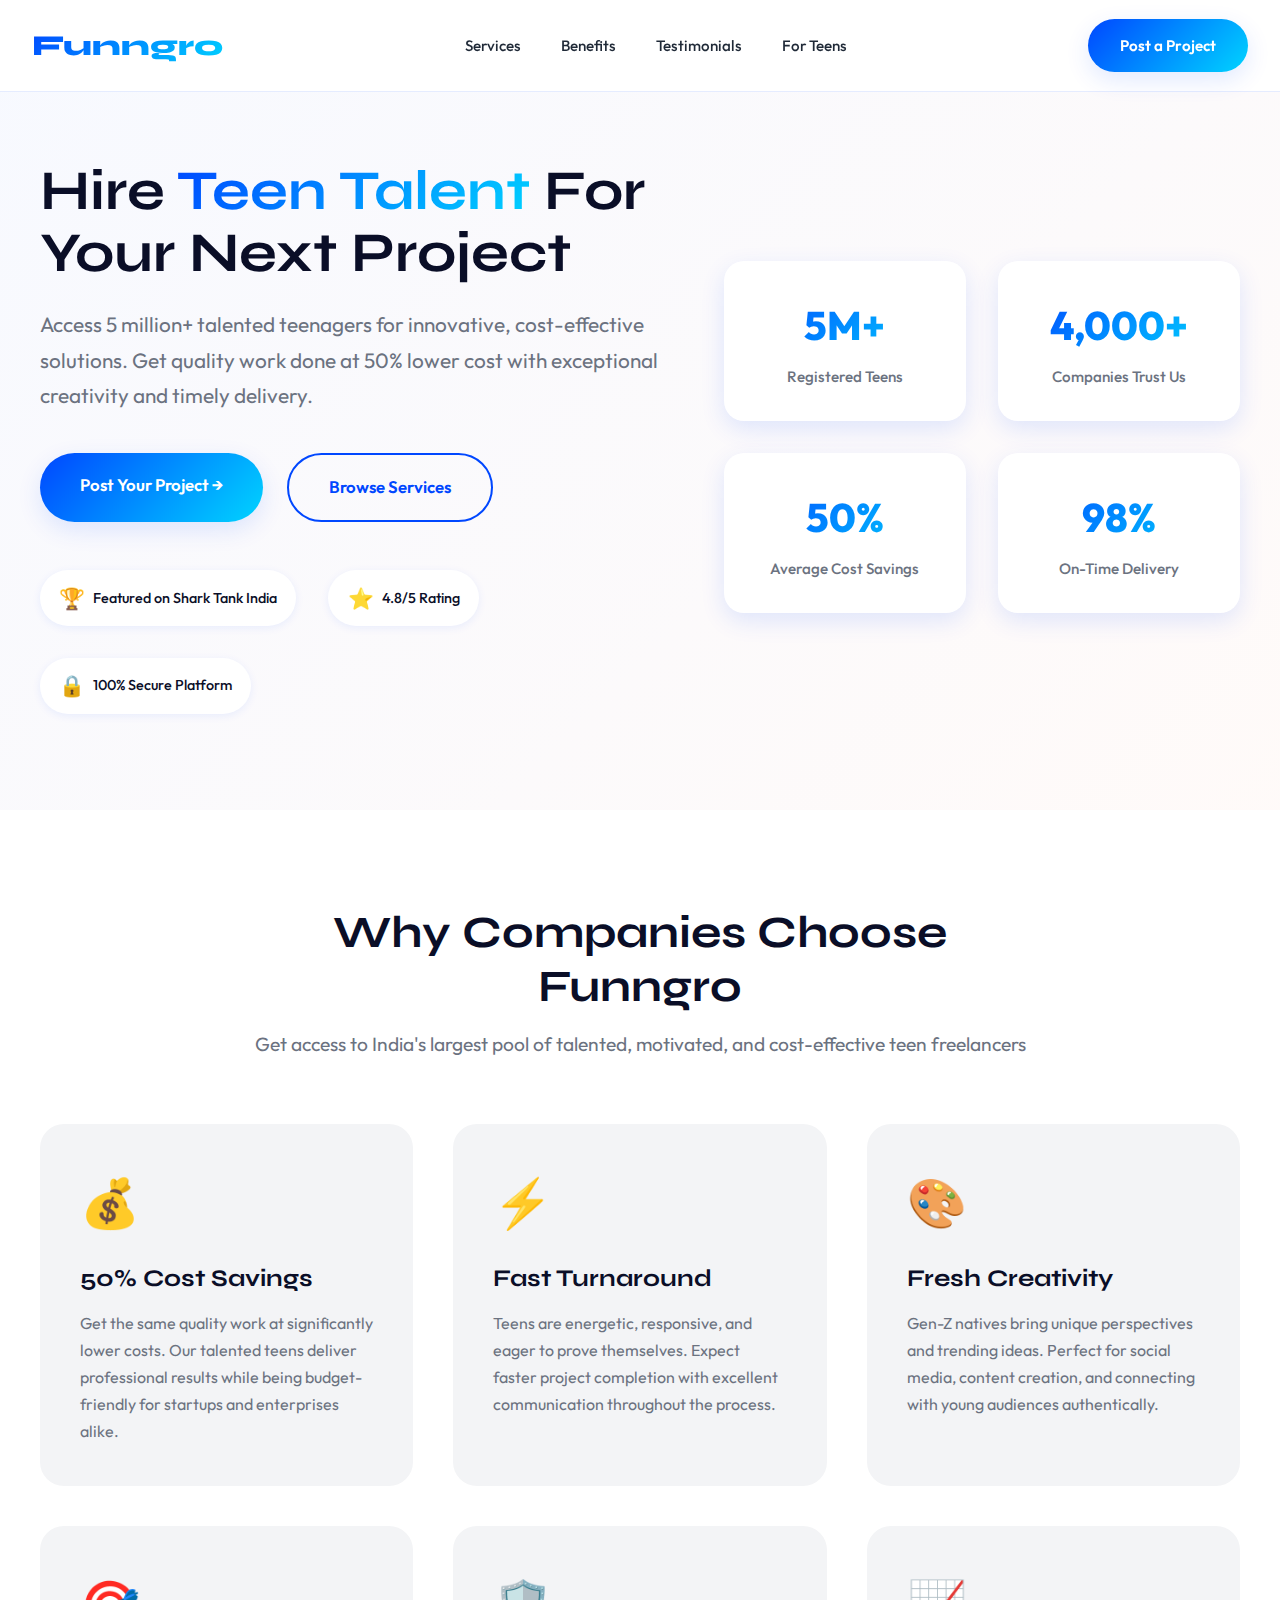
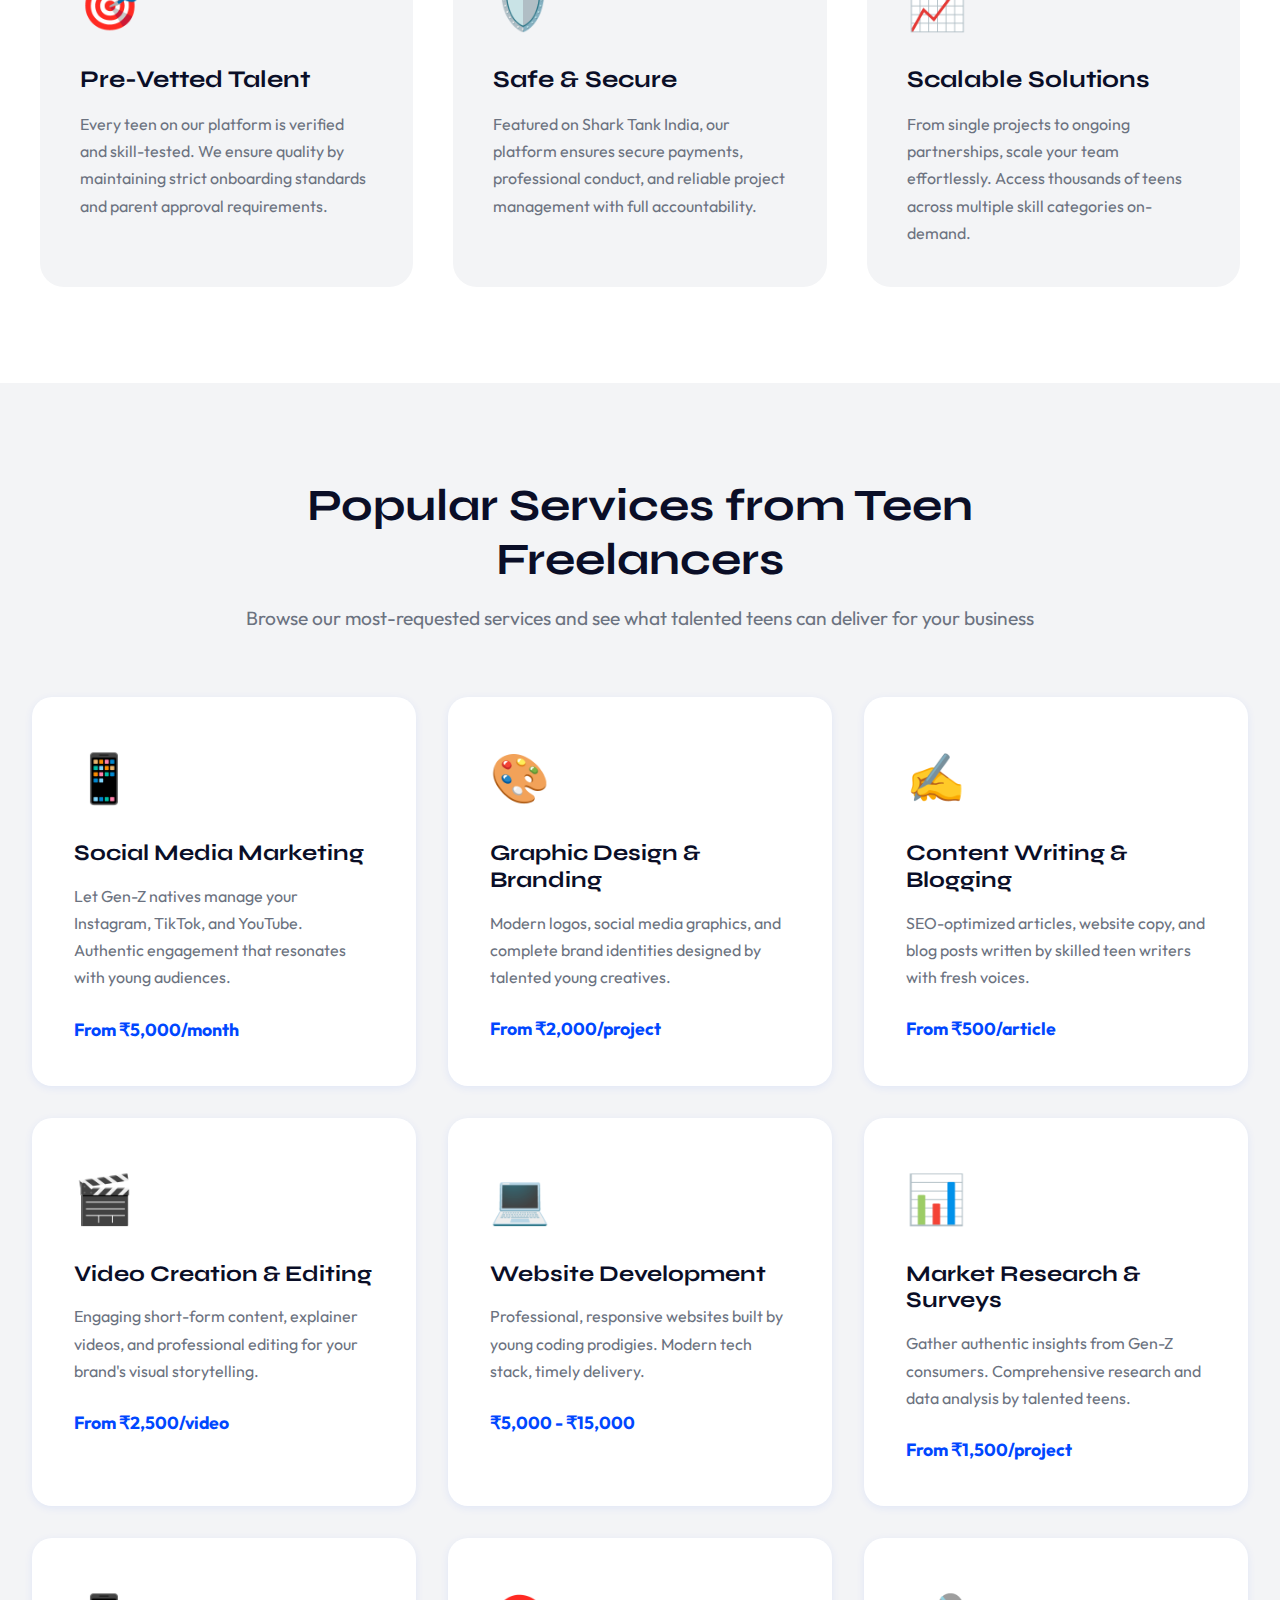
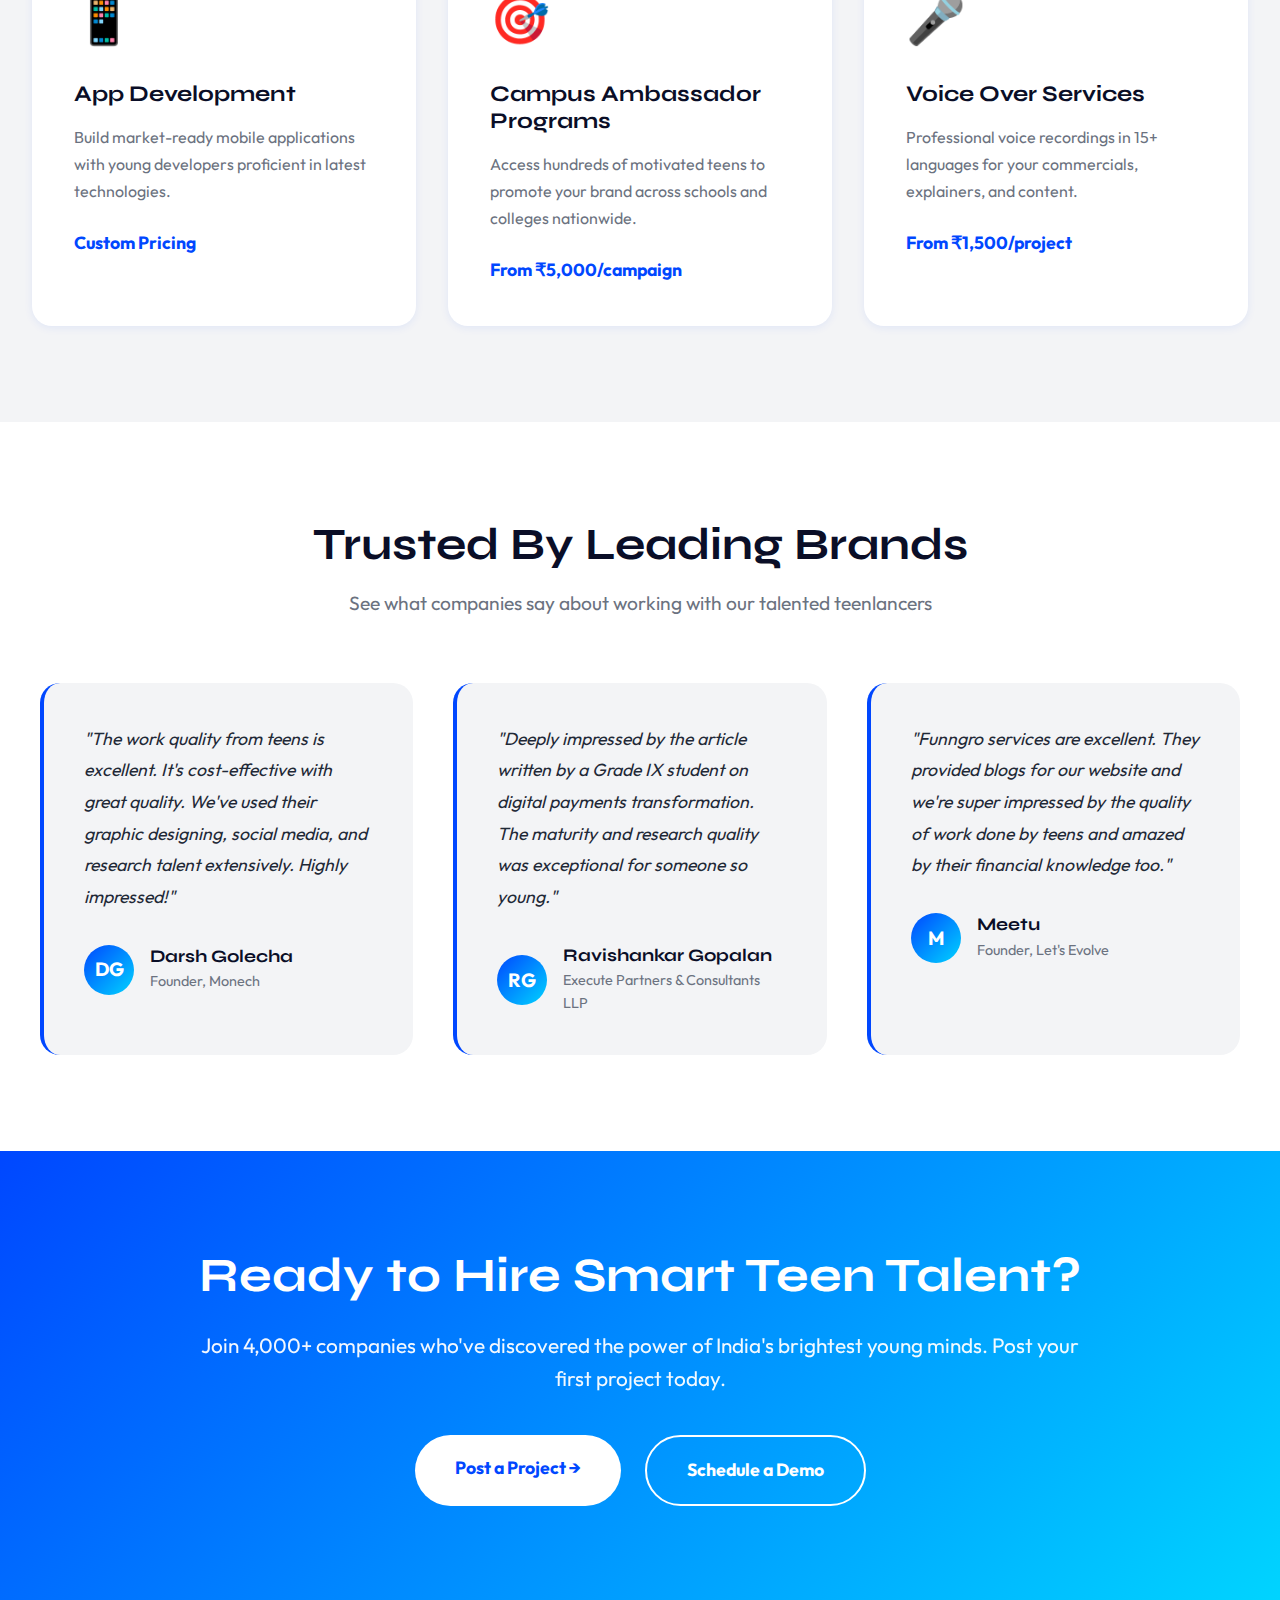
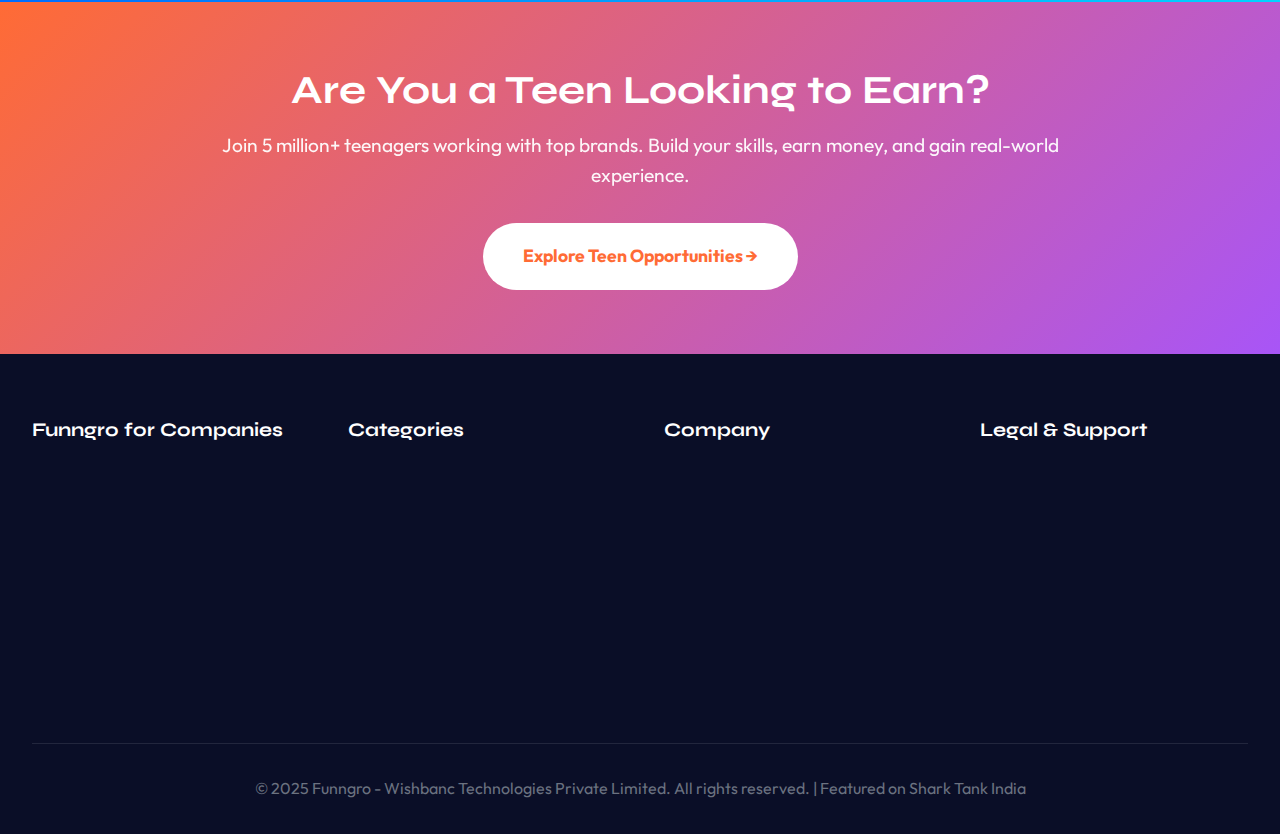
<file: index.html>
<!DOCTYPE html>
<html lang="en" class="company-theme">
<head>
    <meta charset="UTF-8">
    <meta name="viewport" content="width=device-width, initial-scale=1.0">
    
    <!-- SEO Meta Tags -->
    <title>Hire Teen Freelancers | Smart Talent Solutions for Companies | Funngro</title>
    <meta name="description" content="Connect with 5M+ talented teen freelancers on Funngro. Get innovative, cost-effective solutions for social media, content creation, design & development. Save up to 50% on project costs.">
    <meta name="keywords" content="hire teen freelancers, teen talent pool, teenage freelancers, cost-effective talent, gen-z marketing, student freelancers, youth talent hiring, teenlancer platform, affordable freelancing">
    <meta name="robots" content="index, follow">
    <link rel="canonical" href="https://www.funngro.com/company">
    
    <!-- Open Graph / Social Media Meta Tags -->
    <meta property="og:type" content="website">
    <meta property="og:title" content="Hire Teen Freelancers - Smart Talent Solutions | Funngro">
    <meta property="og:description" content="Access 5M+ talented teenagers for your projects. Innovative ideas, timely delivery, 50% cost savings. Trusted by 4000+ companies.">
    <meta property="og:url" content="https://www.funngro.com/company">
    <meta property="og:site_name" content="Funngro">
    
    <!-- Twitter Card Meta Tags -->
    <meta name="twitter:card" content="summary_large_image">
    <meta name="twitter:title" content="Hire Teen Freelancers | Funngro">
    <meta name="twitter:description" content="Connect with 5M+ talented teen freelancers. Get innovative, cost-effective solutions. Save up to 50% on project costs.">
    
    <!-- Structured Data / Schema.org -->
    <script type="application/ld+json">
    {
      "@context": "https://schema.org",
      "@type": "WebSite",
      "name": "Funngro",
      "url": "https://www.funngro.com",
      "description": "India's leading teenlancer platform connecting companies with talented teenagers",
      "potentialAction": {
        "@type": "SearchAction",
        "target": "https://www.funngro.com/search?q={search_term_string}",
        "query-input": "required name=search_term_string"
      }
    }
    </script>
    
    <script type="application/ld+json">
    {
      "@context": "https://schema.org",
      "@type": "Service",
      "serviceType": "Freelance Talent Marketplace",
      "provider": {
        "@type": "Organization",
        "name": "Funngro",
        "description": "Platform connecting companies with teenage freelancers"
      },
      "areaServed": "IN",
      "audience": {
        "@type": "BusinessAudience",
        "audienceType": "Businesses and Companies"
      }
    }
    </script>
    
    <!-- Fonts -->
    <link rel="preconnect" href="https://fonts.googleapis.com">
    <link rel="preconnect" href="https://fonts.gstatic.com" crossorigin>
    <link href="https://fonts.googleapis.com/css2?family=Outfit:wght@300;400;500;600;700;800;900&family=Syne:wght@400;500;600;700;800&display=swap" rel="stylesheet">
    
    <!-- External CSS -->
    <link rel="stylesheet" href="styles.css">
</head>
<body class="company-page">
    <!-- Header -->
    <header>
        <nav>
            <div class="logo">Funngro</div>
            <ul class="nav-links">
                <li><a href="#services">Services</a></li>
                <li><a href="#benefits">Benefits</a></li>
                <li><a href="#testimonials">Testimonials</a></li>
                <li><a href="teen.html">For Teens</a></li>
            </ul>
            <a href="https://teenlancer.funngro.com/login/" class="cta-button">Post a Project</a>
        </nav>
    </header>

    <!-- Hero Section -->
    <section class="hero">
        <div class="hero-content">
            <div class="hero-text">
                <h1>Hire <span class="highlight">Teen Talent</span> For Your Next Project</h1>
                <p>Access 5 million+ talented teenagers for innovative, cost-effective solutions. Get quality work done at 50% lower cost with exceptional creativity and timely delivery.</p>
                
                <div class="hero-buttons">
                    <a href="https://teenlancer.funngro.com/login/" class="btn-primary">Post Your Project →</a>
                    <a href="#services" class="btn-secondary">Browse Services</a>
                </div>
                
                <div class="trust-badges">
                    <div class="badge">
                        <span class="badge-icon">🏆</span>
                        <span>Featured on Shark Tank India</span>
                    </div>
                    <div class="badge">
                        <span class="badge-icon">⭐</span>
                        <span>4.8/5 Rating</span>
                    </div>
                    <div class="badge">
                        <span class="badge-icon">🔒</span>
                        <span>100% Secure Platform</span>
                    </div>
                </div>
            </div>
            
            <div class="hero-stats">
                <div class="stat-card">
                    <div class="stat-number">5M+</div>
                    <div class="stat-label">Registered Teens</div>
                </div>
                <div class="stat-card">
                    <div class="stat-number">4,000+</div>
                    <div class="stat-label">Companies Trust Us</div>
                </div>
                <div class="stat-card">
                    <div class="stat-number">50%</div>
                    <div class="stat-label">Average Cost Savings</div>
                </div>
                <div class="stat-card">
                    <div class="stat-number">98%</div>
                    <div class="stat-label">On-Time Delivery</div>
                </div>
            </div>
        </div>
    </section>

    <!-- Benefits Section -->
    <section class="benefits" id="benefits">
        <div class="section-header">
            <h2>Why Companies Choose Funngro</h2>
            <p>Get access to India's largest pool of talented, motivated, and cost-effective teen freelancers</p>
        </div>
        
        <div class="benefits-grid">
            <article class="benefit-card">
                <span class="benefit-icon">💰</span>
                <h3>50% Cost Savings</h3>
                <p>Get the same quality work at significantly lower costs. Our talented teens deliver professional results while being budget-friendly for startups and enterprises alike.</p>
            </article>
            
            <article class="benefit-card">
                <span class="benefit-icon">⚡</span>
                <h3>Fast Turnaround</h3>
                <p>Teens are energetic, responsive, and eager to prove themselves. Expect faster project completion with excellent communication throughout the process.</p>
            </article>
            
            <article class="benefit-card">
                <span class="benefit-icon">🎨</span>
                <h3>Fresh Creativity</h3>
                <p>Gen-Z natives bring unique perspectives and trending ideas. Perfect for social media, content creation, and connecting with young audiences authentically.</p>
            </article>
            
            <article class="benefit-card">
                <span class="benefit-icon">🎯</span>
                <h3>Pre-Vetted Talent</h3>
                <p>Every teen on our platform is verified and skill-tested. We ensure quality by maintaining strict onboarding standards and parent approval requirements.</p>
            </article>
            
            <article class="benefit-card">
                <span class="benefit-icon">🛡️</span>
                <h3>Safe & Secure</h3>
                <p>Featured on Shark Tank India, our platform ensures secure payments, professional conduct, and reliable project management with full accountability.</p>
            </article>
            
            <article class="benefit-card">
                <span class="benefit-icon">📈</span>
                <h3>Scalable Solutions</h3>
                <p>From single projects to ongoing partnerships, scale your team effortlessly. Access thousands of teens across multiple skill categories on-demand.</p>
            </article>
        </div>
    </section>

    <!-- Services Section -->
    <section class="services" id="services">
        <div class="section-header">
            <h2>Popular Services from Teen Freelancers</h2>
            <p>Browse our most-requested services and see what talented teens can deliver for your business</p>
        </div>
        
        <div class="services-grid">
            <article class="service-card">
                <div class="service-icon">📱</div>
                <h3>Social Media Marketing</h3>
                <p>Let Gen-Z natives manage your Instagram, TikTok, and YouTube. Authentic engagement that resonates with young audiences.</p>
                <div class="service-price">From ₹5,000/month</div>
            </article>
            
            <article class="service-card">
                <div class="service-icon">🎨</div>
                <h3>Graphic Design & Branding</h3>
                <p>Modern logos, social media graphics, and complete brand identities designed by talented young creatives.</p>
                <div class="service-price">From ₹2,000/project</div>
            </article>
            
            <article class="service-card">
                <div class="service-icon">✍️</div>
                <h3>Content Writing & Blogging</h3>
                <p>SEO-optimized articles, website copy, and blog posts written by skilled teen writers with fresh voices.</p>
                <div class="service-price">From ₹500/article</div>
            </article>
            
            <article class="service-card">
                <div class="service-icon">🎬</div>
                <h3>Video Creation & Editing</h3>
                <p>Engaging short-form content, explainer videos, and professional editing for your brand's visual storytelling.</p>
                <div class="service-price">From ₹2,500/video</div>
            </article>
            
            <article class="service-card">
                <div class="service-icon">💻</div>
                <h3>Website Development</h3>
                <p>Professional, responsive websites built by young coding prodigies. Modern tech stack, timely delivery.</p>
                <div class="service-price">₹5,000 - ₹15,000</div>
            </article>
            
            <article class="service-card">
                <div class="service-icon">📊</div>
                <h3>Market Research & Surveys</h3>
                <p>Gather authentic insights from Gen-Z consumers. Comprehensive research and data analysis by talented teens.</p>
                <div class="service-price">From ₹1,500/project</div>
            </article>
            
            <article class="service-card">
                <div class="service-icon">📱</div>
                <h3>App Development</h3>
                <p>Build market-ready mobile applications with young developers proficient in latest technologies.</p>
                <div class="service-price">Custom Pricing</div>
            </article>
            
            <article class="service-card">
                <div class="service-icon">🎯</div>
                <h3>Campus Ambassador Programs</h3>
                <p>Access hundreds of motivated teens to promote your brand across schools and colleges nationwide.</p>
                <div class="service-price">From ₹5,000/campaign</div>
            </article>
            
            <article class="service-card">
                <div class="service-icon">🎤</div>
                <h3>Voice Over Services</h3>
                <p>Professional voice recordings in 15+ languages for your commercials, explainers, and content.</p>
                <div class="service-price">From ₹1,500/project</div>
            </article>
        </div>
    </section>

    <!-- Testimonials -->
    <section class="testimonials" id="testimonials">
        <div class="section-header">
            <h2>Trusted By Leading Brands</h2>
            <p>See what companies say about working with our talented teenlancers</p>
        </div>
        
        <div class="testimonials-grid">
            <article class="testimonial-card">
                <p class="testimonial-text">"The work quality from teens is excellent. It's cost-effective with great quality. We've used their graphic designing, social media, and research talent extensively. Highly impressed!"</p>
                <div class="testimonial-author">
                    <div class="author-avatar">DG</div>
                    <div class="author-info">
                        <h4>Darsh Golecha</h4>
                        <p>Founder, Monech</p>
                    </div>
                </div>
            </article>
            
            <article class="testimonial-card">
                <p class="testimonial-text">"Deeply impressed by the article written by a Grade IX student on digital payments transformation. The maturity and research quality was exceptional for someone so young."</p>
                <div class="testimonial-author">
                    <div class="author-avatar">RG</div>
                    <div class="author-info">
                        <h4>Ravishankar Gopalan</h4>
                        <p>Execute Partners & Consultants LLP</p>
                    </div>
                </div>
            </article>
            
            <article class="testimonial-card">
                <p class="testimonial-text">"Funngro services are excellent. They provided blogs for our website and we're super impressed by the quality of work done by teens and amazed by their financial knowledge too."</p>
                <div class="testimonial-author">
                    <div class="author-avatar">M</div>
                    <div class="author-info">
                        <h4>Meetu</h4>
                        <p>Founder, Let's Evolve</p>
                    </div>
                </div>
            </article>
        </div>
    </section>

    <!-- CTA Section -->
    <section class="cta-section" id="hire">
        <div class="cta-content">
            <h2>Ready to Hire Smart Teen Talent?</h2>
            <p>Join 4,000+ companies who've discovered the power of India's brightest young minds. Post your first project today.</p>
            <div class="cta-buttons">
                <a href="https://teenlancer.funngro.com/login/" class="btn-white">Post a Project →</a>
                <a href="/contact" class="btn-white" style="background: transparent; border: 2px solid white; color: white;">Schedule a Demo</a>
            </div>
        </div>
    </section>

    <!-- Teen Platform Promotion -->
    <section style="padding: 4rem 2rem; background: linear-gradient(135deg, #FF6B35 0%, #A855F7 100%); text-align: center; color: white;">
        <div style="max-width: 900px; margin: 0 auto;">
            <h2 style="font-size: 2.5rem; margin-bottom: 1rem;">Are You a Teen Looking to Earn?</h2>
            <p style="font-size: 1.2rem; margin-bottom: 2rem; opacity: 0.95;">Join 5 million+ teenagers working with top brands. Build your skills, earn money, and gain real-world experience.</p>
            <a href="teen.html" class="btn-white" style="padding: 1.2rem 2.5rem; background: white; color: #FF6B35; border: none; border-radius: 50px; font-weight: 700; font-size: 1.1rem; cursor: pointer; text-decoration: none; display: inline-block; transition: all 0.3s ease;">Explore Teen Opportunities →</a>
        </div>
    </section>

    <!-- Footer -->
    <footer>
        <div class="footer-content">
            <div class="footer-section">
                <h3>Funngro for Companies</h3>
                <ul>
                    <li><a href="#services">Services</a></li>
                    <li><a href="#hire">Post a Project</a></li>
                    <li><a href="/pricing">Pricing</a></li>
                    <li><a href="/how-it-works">How It Works</a></li>
                    <li><a href="/case-studies">Success Stories</a></li>
                    <li><a href="teen.html">For Teens →</a></li>
                </ul>
            </div>
            
            <div class="footer-section">
                <h3>Categories</h3>
                <ul>
                    <li><a href="/services/social-media">Social Media Marketing</a></li>
                    <li><a href="/services/design">Graphic Design</a></li>
                    <li><a href="/services/development">Web Development</a></li>
                    <li><a href="/services/content">Content Writing</a></li>
                    <li><a href="/services/video">Video Editing</a></li>
                </ul>
            </div>
            
            <div class="footer-section">
                <h3>Company</h3>
                <ul>
                    <li><a href="/about">About Funngro</a></li>
                    <li><a href="/blog">Blog</a></li>
                    <li><a href="/careers">Careers</a></li>
                    <li><a href="/press">Press Kit</a></li>
                    <li><a href="/contact">Contact Us</a></li>
                </ul>
            </div>
            
            <div class="footer-section">
                <h3>Legal & Support</h3>
                <ul>
                    <li><a href="/terms">Terms & Conditions</a></li>
                    <li><a href="/privacy">Privacy Policy</a></li>
                    <li><a href="/faq">FAQ</a></li>
                    <li><a href="/support">Support Center</a></li>
                </ul>
            </div>
        </div>
        
        <div class="footer-bottom">
            <p>&copy; 2025 Funngro - Wishbanc Technologies Private Limited. All rights reserved. | Featured on Shark Tank India</p>
        </div>
    </footer>
</body>
</html>
</file>
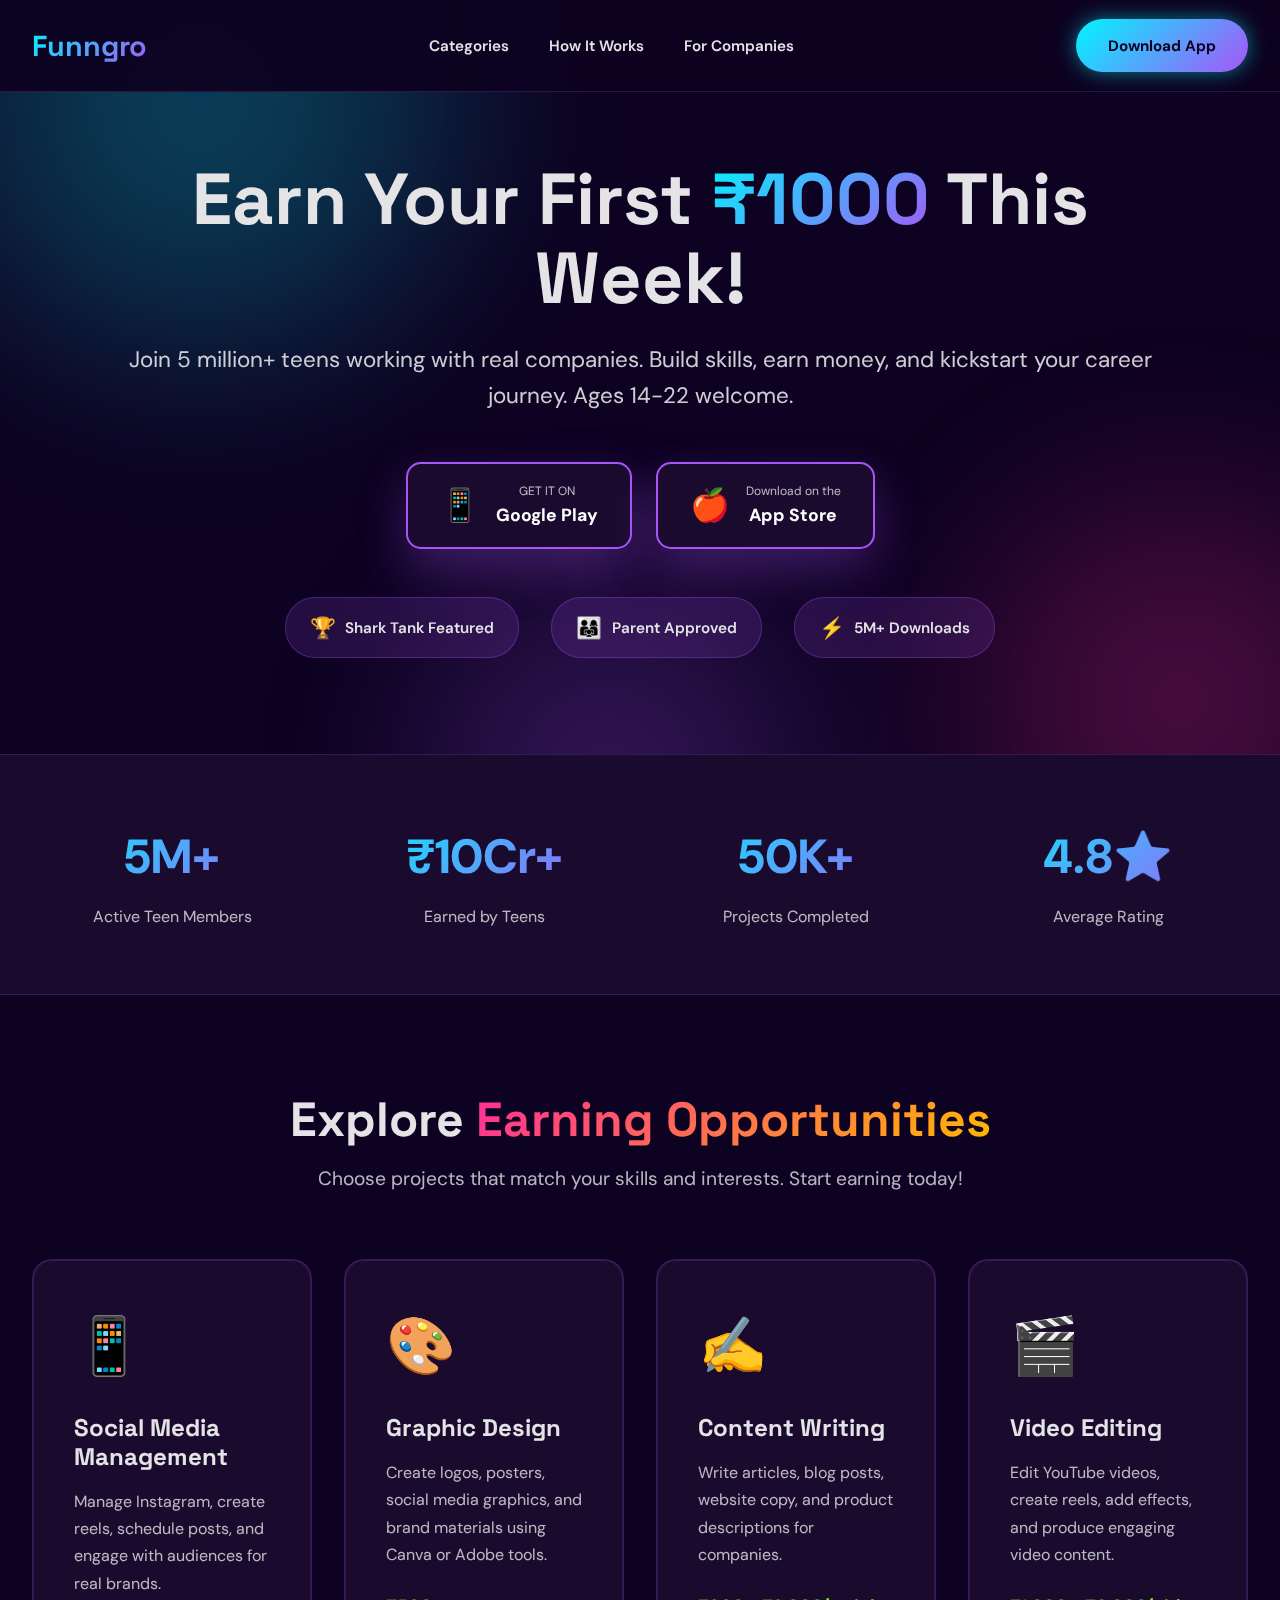
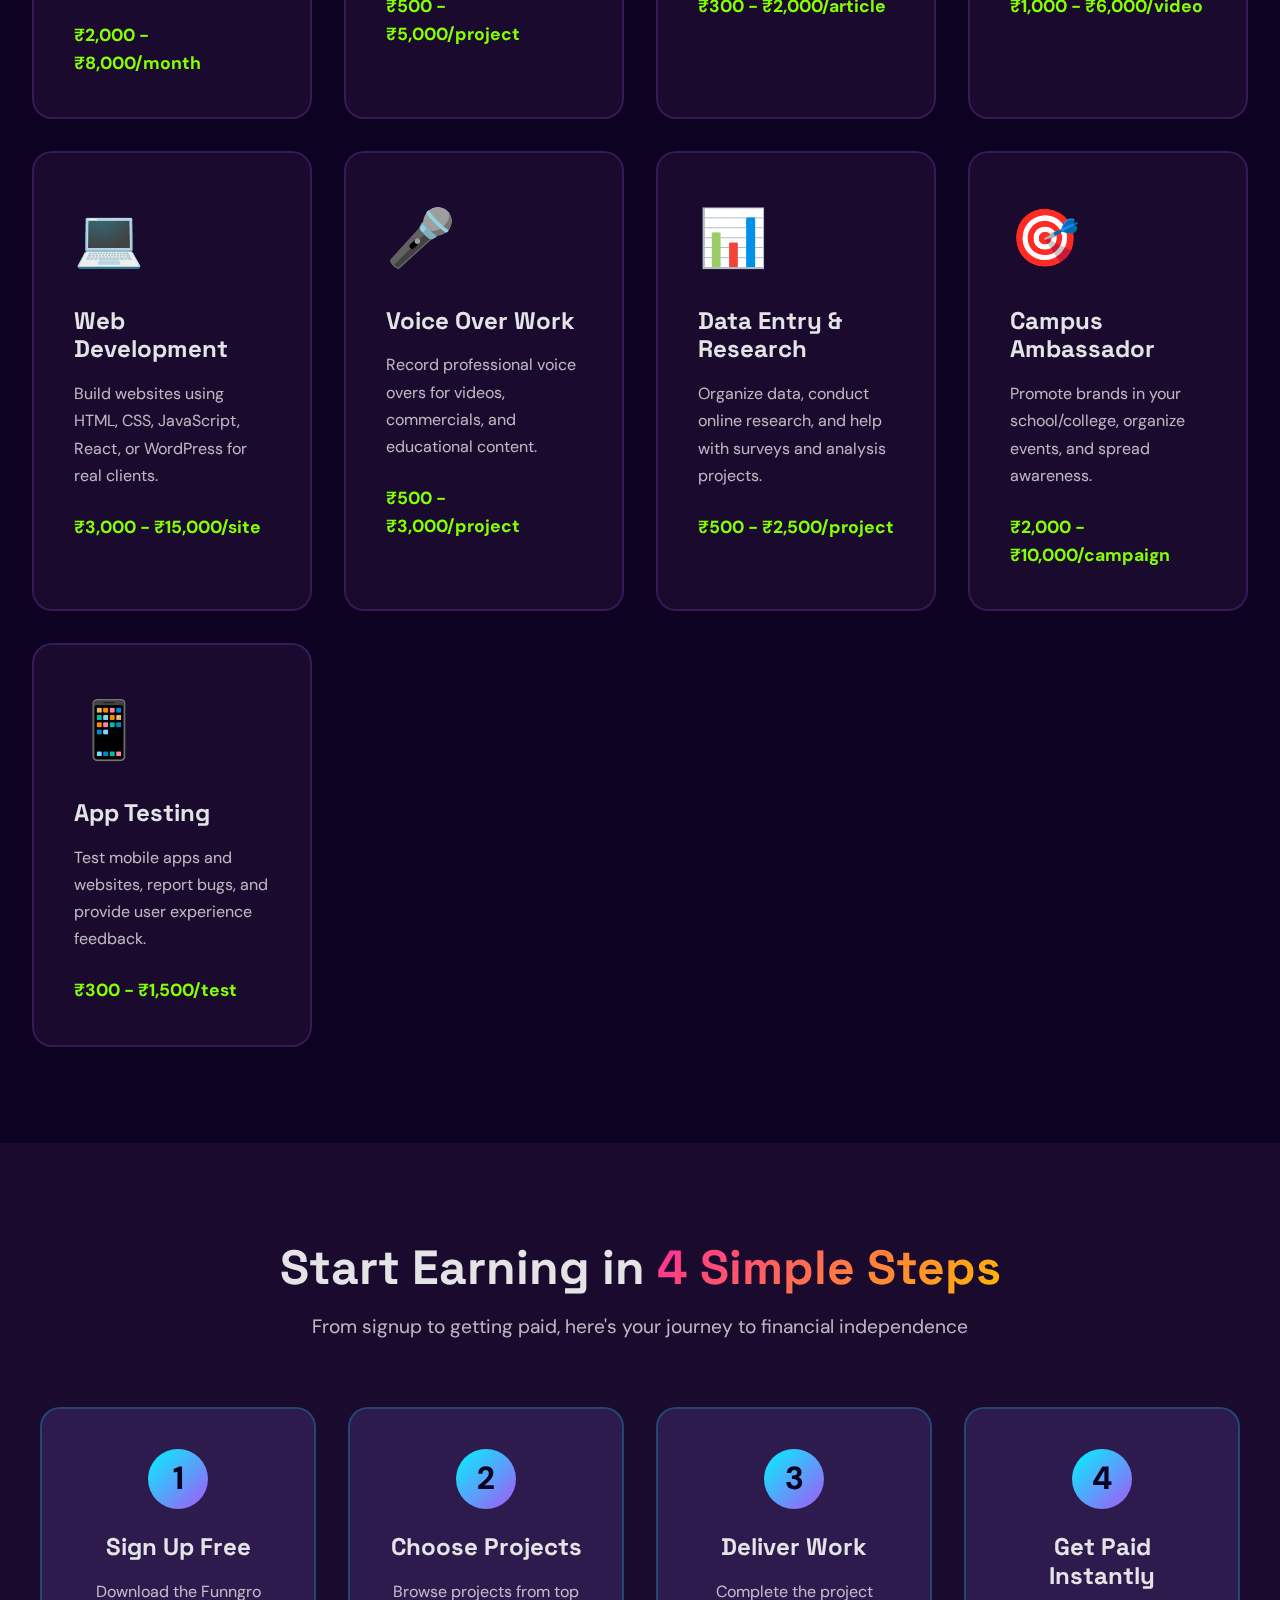
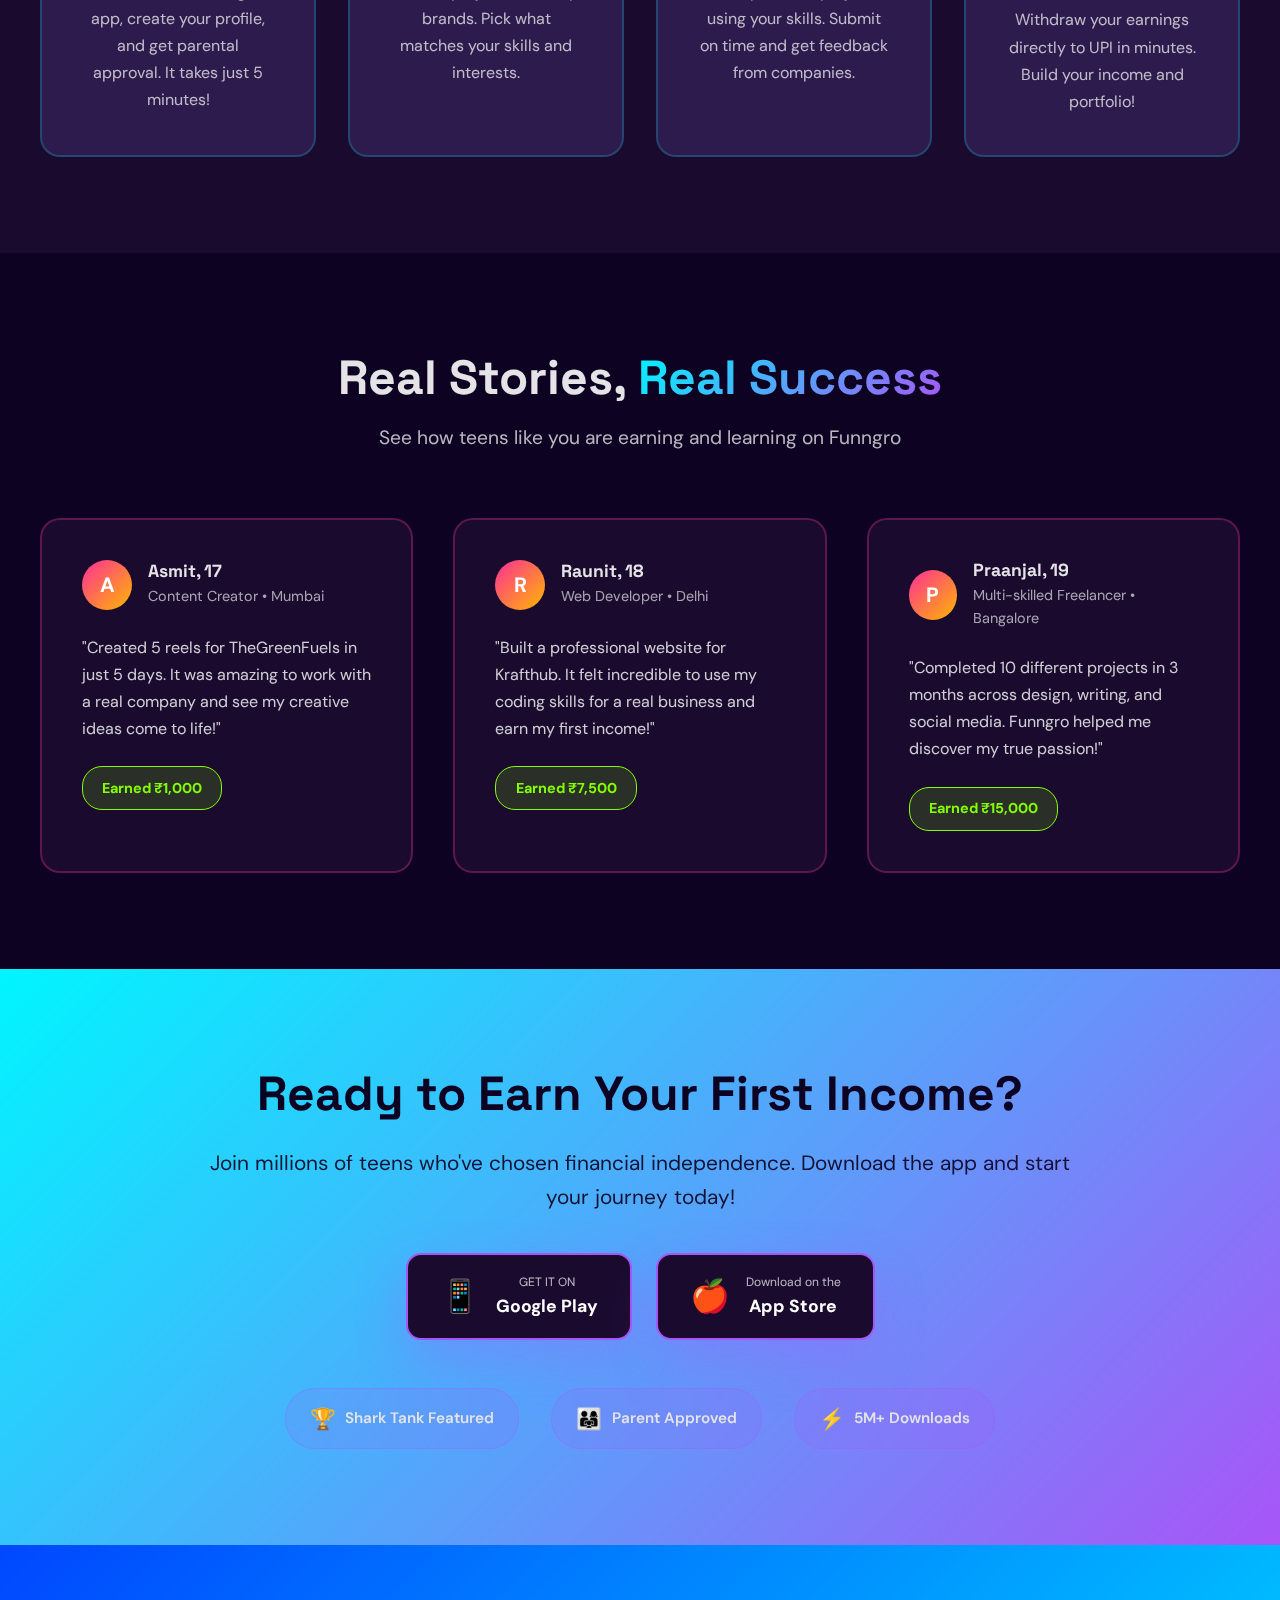
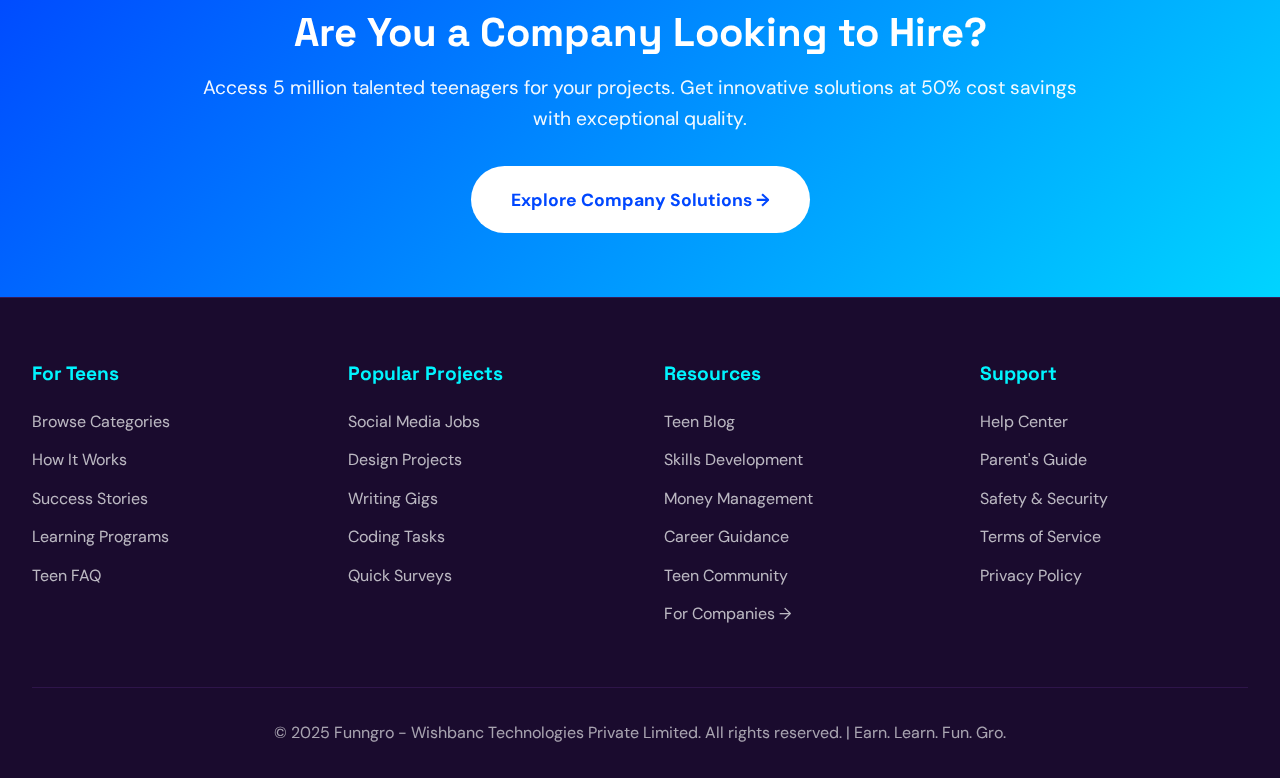
<file: teen.html>
<!DOCTYPE html>
<html lang="en" class="teen-theme">
<head>
    <meta charset="UTF-8">
    <meta name="viewport" content="width=device-width, initial-scale=1.0">
    
    <!-- SEO Meta Tags -->
    <title>Earn Money Online as a Teen | Freelance Jobs for Students | Funngro</title>
    <meta name="description" content="Join 5M+ teens earning real money through freelancing on Funngro. Work on projects with top brands, gain experience certificates, learn skills & earn ₹500-₹15,000 per project. For ages 14-22. Safe, parent-approved platform.">
    <meta name="keywords" content="teen jobs online, earn money as a student, teenage freelancing, part-time jobs for students, online jobs for teens, student income opportunities, freelance for teenagers, teen side hustle, learn and earn for students, teenlancer jobs">
    <meta name="robots" content="index, follow">
    <link rel="canonical" href="https://www.funngro.com/teen">
    
    <!-- Open Graph / Social Media Meta Tags -->
    <meta property="og:type" content="website">
    <meta property="og:title" content="Earn Your First Income as a Teen | Funngro Teenlancer">
    <meta property="og:description" content="Join 5M+ teens working with real companies. Earn money, gain experience, build your resume. Ages 14-22. Parent-approved platform.">
    <meta property="og:url" content="https://www.funngro.com/teen">
    <meta property="og:site_name" content="Funngro">
    
    <!-- Twitter Card Meta Tags -->
    <meta name="twitter:card" content="summary_large_image">
    <meta name="twitter:title" content="Teen Jobs & Freelancing Platform | Funngro">
    <meta name="twitter:description" content="Earn real money working on projects with top brands. Safe platform for teens 14-22. Build skills while earning your first income.">
    
    <!-- Structured Data / Schema.org -->
    <script type="application/ld+json">
    {
      "@context": "https://schema.org",
      "@type": "WebSite",
      "name": "Funngro Teen Platform",
      "url": "https://www.funngro.com/teen",
      "description": "Freelancing and earning platform for teenagers aged 14-22",
      "audience": {
        "@type": "PeopleAudience",
        "suggestedMinAge": 14,
        "suggestedMaxAge": 22
      }
    }
    </script>
    
    <script type="application/ld+json">
    {
      "@context": "https://schema.org",
      "@type": "EducationalOrganization",
      "name": "Funngro",
      "description": "Platform enabling teens to earn money through freelancing while learning valuable real-world skills",
      "url": "https://www.funngro.com",
      "areaServed": "IN",
      "educationalProgramMode": "Online",
      "offers": {
        "@type": "Offer",
        "category": "Freelancing Platform for Teens",
        "priceCurrency": "INR",
        "price": "0",
        "description": "Free platform for teens to find freelance work"
      }
    }
    </script>
    
    <script type="application/ld+json">
    {
      "@context": "https://schema.org",
      "@type": "FAQPage",
      "mainEntity": [
        {
          "@type": "Question",
          "name": "What age do you need to be to use Funngro?",
          "acceptedAnswer": {
            "@type": "Answer",
            "text": "Teens aged 14 and above with parental approval can start working on projects with companies through Funngro. For those under 14, there are household chores and learning programs available."
          }
        },
        {
          "@type": "Question",
          "name": "How much can teens earn on Funngro?",
          "acceptedAnswer": {
            "@type": "Answer",
            "text": "Teens can earn from ₹500 to ₹15,000+ per project depending on the complexity and type of work. Projects include social media marketing, content writing, graphic design, video creation, and more."
          }
        },
        {
          "@type": "Question",
          "name": "Is Funngro safe for teenagers?",
          "acceptedAnswer": {
            "@type": "Answer",
            "text": "Yes, Funngro requires parental approval for all users. All companies and projects are vetted. The platform has strict safety measures and has been featured on Shark Tank India."
          }
        }
      ]
    }
    </script>
    
    <!-- Fonts -->
    <link rel="preconnect" href="https://fonts.googleapis.com">
    <link rel="preconnect" href="https://fonts.gstatic.com" crossorigin>
    <link href="https://fonts.googleapis.com/css2?family=Space+Grotesk:wght@400;500;600;700&family=DM+Sans:wght@400;500;700;900&display=swap" rel="stylesheet">
    
    <!-- External CSS -->
    <link rel="stylesheet" href="styles.css">
</head>
<body class="teen-page">
    <!-- Animated Background -->
    <div class="animated-bg">
        <div class="bg-orb orb-1"></div>
        <div class="bg-orb orb-2"></div>
        <div class="bg-orb orb-3"></div>
    </div>

    <!-- Header -->
    <header>
        <nav>
            <div class="logo">Funngro</div>
            <ul class="nav-links">
                <li><a href="#categories">Categories</a></li>
                <li><a href="#how-it-works">How It Works</a></li>
                <li><a href="company.html">For Companies</a></li>
            </ul>
            <a href="https://play.google.com/store/apps/details?id=com.wishbanc.funngro&hl=en_IN" class="download-btn">Download App</a>
        </nav>
    </header>

    <!-- Hero Section -->
    <section class="hero">
        <div class="hero-content">
            <h1>Earn Your First <span class="gradient-text">₹1000</span> This Week!</h1>
            <p>Join 5 million+ teens working with real companies. Build skills, earn money, and kickstart your career journey. Ages 14-22 welcome.</p>
            
            <div class="app-buttons">
                <a href="https://play.google.com/store/apps/details?id=com.wishbanc.funngro&hl=en_IN" class="app-button">
                    <span class="app-icon">📱</span>
                    <div class="app-text">
                        <small>GET IT ON</small>
                        <strong>Google Play</strong>
                    </div>
                </a>
                <a href="https://apps.apple.com/in/app/funngro/id1579361075" class="app-button">
                    <span class="app-icon">🍎</span>
                    <div class="app-text">
                        <small>Download on the</small>
                        <strong>App Store</strong>
                    </div>
                </a>
            </div>
            
            <div class="trust-badges">
                <div class="badge">
                    <span class="badge-icon">🏆</span>
                    <span>Shark Tank Featured</span>
                </div>
                <div class="badge">
                    <span class="badge-icon">👨‍👩‍👧</span>
                    <span>Parent Approved</span>
                </div>
                <div class="badge">
                    <span class="badge-icon">⚡</span>
                    <span>5M+ Downloads</span>
                </div>
            </div>
        </div>
    </section>

    <!-- Stats Banner -->
    <section class="stats-banner">
        <div class="stats-container">
            <div class="stat-item">
                <span class="stat-number-large">5M+</span>
                <span class="stat-label-large">Active Teen Members</span>
            </div>
            <div class="stat-item">
                <span class="stat-number-large">₹10Cr+</span>
                <span class="stat-label-large">Earned by Teens</span>
            </div>
            <div class="stat-item">
                <span class="stat-number-large">50K+</span>
                <span class="stat-label-large">Projects Completed</span>
            </div>
            <div class="stat-item">
                <span class="stat-number-large">4.8⭐</span>
                <span class="stat-label-large">Average Rating</span>
            </div>
        </div>
    </section>

    <!-- Categories Section -->
    <section class="categories" id="categories">
        <div class="section-header">
            <h2>Explore <span class="cyber-text">Earning Opportunities</span></h2>
            <p>Choose projects that match your skills and interests. Start earning today!</p>
        </div>
        
        <div class="categories-grid">
            <article class="category-card">
                <div class="category-icon">📱</div>
                <h3>Social Media Management</h3>
                <p>Manage Instagram, create reels, schedule posts, and engage with audiences for real brands.</p>
                <span class="earnings-range">₹2,000 - ₹8,000/month</span>
            </article>
            
            <article class="category-card">
                <div class="category-icon">🎨</div>
                <h3>Graphic Design</h3>
                <p>Create logos, posters, social media graphics, and brand materials using Canva or Adobe tools.</p>
                <span class="earnings-range">₹500 - ₹5,000/project</span>
            </article>
            
            <article class="category-card">
                <div class="category-icon">✍️</div>
                <h3>Content Writing</h3>
                <p>Write articles, blog posts, website copy, and product descriptions for companies.</p>
                <span class="earnings-range">₹300 - ₹2,000/article</span>
            </article>
            
            <article class="category-card">
                <div class="category-icon">🎬</div>
                <h3>Video Editing</h3>
                <p>Edit YouTube videos, create reels, add effects, and produce engaging video content.</p>
                <span class="earnings-range">₹1,000 - ₹6,000/video</span>
            </article>
            
            <article class="category-card">
                <div class="category-icon">💻</div>
                <h3>Web Development</h3>
                <p>Build websites using HTML, CSS, JavaScript, React, or WordPress for real clients.</p>
                <span class="earnings-range">₹3,000 - ₹15,000/site</span>
            </article>
            
            <article class="category-card">
                <div class="category-icon">🎤</div>
                <h3>Voice Over Work</h3>
                <p>Record professional voice overs for videos, commercials, and educational content.</p>
                <span class="earnings-range">₹500 - ₹3,000/project</span>
            </article>
            
            <article class="category-card">
                <div class="category-icon">📊</div>
                <h3>Data Entry & Research</h3>
                <p>Organize data, conduct online research, and help with surveys and analysis projects.</p>
                <span class="earnings-range">₹500 - ₹2,500/project</span>
            </article>
            
            <article class="category-card">
                <div class="category-icon">🎯</div>
                <h3>Campus Ambassador</h3>
                <p>Promote brands in your school/college, organize events, and spread awareness.</p>
                <span class="earnings-range">₹2,000 - ₹10,000/campaign</span>
            </article>
            
            <article class="category-card">
                <div class="category-icon">📱</div>
                <h3>App Testing</h3>
                <p>Test mobile apps and websites, report bugs, and provide user experience feedback.</p>
                <span class="earnings-range">₹300 - ₹1,500/test</span>
            </article>
        </div>
    </section>

    <!-- How It Works -->
    <section class="how-it-works" id="how-it-works">
        <div class="section-header">
            <h2>Start Earning in <span class="cyber-text">4 Simple Steps</span></h2>
            <p>From signup to getting paid, here's your journey to financial independence</p>
        </div>
        
        <div class="steps-container">
            <div class="step-card">
                <div class="step-number">1</div>
                <h3>Sign Up Free</h3>
                <p>Download the Funngro app, create your profile, and get parental approval. It takes just 5 minutes!</p>
            </div>
            
            <div class="step-card">
                <div class="step-number">2</div>
                <h3>Choose Projects</h3>
                <p>Browse projects from top brands. Pick what matches your skills and interests.</p>
            </div>
            
            <div class="step-card">
                <div class="step-number">3</div>
                <h3>Deliver Work</h3>
                <p>Complete the project using your skills. Submit on time and get feedback from companies.</p>
            </div>
            
            <div class="step-card">
                <div class="step-number">4</div>
                <h3>Get Paid Instantly</h3>
                <p>Withdraw your earnings directly to UPI in minutes. Build your income and portfolio!</p>
            </div>
        </div>
    </section>

    <!-- Success Stories -->
    <section class="success-stories">
        <div class="section-header">
            <h2>Real Stories, <span class="gradient-text">Real Success</span></h2>
            <p>See how teens like you are earning and learning on Funngro</p>
        </div>
        
        <div class="stories-grid">
            <article class="story-card">
                <div class="story-header">
                    <div class="avatar">A</div>
                    <div class="story-info">
                        <h4>Asmit, 17</h4>
                        <p>Content Creator • Mumbai</p>
                    </div>
                </div>
                <p class="story-content">"Created 5 reels for TheGreenFuels in just 5 days. It was amazing to work with a real company and see my creative ideas come to life!"</p>
                <span class="earnings-badge">Earned ₹1,000</span>
            </article>
            
            <article class="story-card">
                <div class="story-header">
                    <div class="avatar">R</div>
                    <div class="story-info">
                        <h4>Raunit, 18</h4>
                        <p>Web Developer • Delhi</p>
                    </div>
                </div>
                <p class="story-content">"Built a professional website for Krafthub. It felt incredible to use my coding skills for a real business and earn my first income!"</p>
                <span class="earnings-badge">Earned ₹7,500</span>
            </article>
            
            <article class="story-card">
                <div class="story-header">
                    <div class="avatar">P</div>
                    <div class="story-info">
                        <h4>Praanjal, 19</h4>
                        <p>Multi-skilled Freelancer • Bangalore</p>
                    </div>
                </div>
                <p class="story-content">"Completed 10 different projects in 3 months across design, writing, and social media. Funngro helped me discover my true passion!"</p>
                <span class="earnings-badge">Earned ₹15,000</span>
            </article>
        </div>
    </section>

    <!-- Final CTA -->
    <section class="final-cta">
        <div class="final-cta-content">
            <h2>Ready to Earn Your First Income?</h2>
            <p>Join millions of teens who've chosen financial independence. Download the app and start your journey today!</p>
            
            <div class="app-buttons">
                <a href="https://play.google.com/store/apps/details?id=com.wishbanc.funngro&hl=en_IN" class="app-button">
                    <span class="app-icon">📱</span>
                    <div class="app-text">
                        <small>GET IT ON</small>
                        <strong>Google Play</strong>
                    </div>
                </a>
                <a href="https://apps.apple.com/in/app/funngro/id1579361075" class="app-button">
                    <span class="app-icon">🍎</span>
                    <div class="app-text">
                        <small>Download on the</small>
                        <strong>App Store</strong>
                    </div>
                </a>
            </div>
            
            <div class="trust-badges" style="justify-content: center; margin-top: 3rem;">
                <div class="badge">
                    <span class="badge-icon">🏆</span>
                    <span>Shark Tank Featured</span>
                </div>
                <div class="badge">
                    <span class="badge-icon">👨‍👩‍👧</span>
                    <span>Parent Approved</span>
                </div>
                <div class="badge">
                    <span class="badge-icon">⚡</span>
                    <span>5M+ Downloads</span>
                </div>
            </div>
        </div>
    </section>

    <!-- Company Platform Promotion -->
    <section style="padding: 4rem 2rem; background: linear-gradient(135deg, #0047FF 0%, #00D4FF 100%); text-align: center; color: white;">
        <div style="max-width: 900px; margin: 0 auto;">
            <h2 style="font-size: 2.5rem; margin-bottom: 1rem;">Are You a Company Looking to Hire?</h2>
            <p style="font-size: 1.2rem; margin-bottom: 2rem; opacity: 0.95;">Access 5 million talented teenagers for your projects. Get innovative solutions at 50% cost savings with exceptional quality.</p>
            <a href="company.html" style="padding: 1.2rem 2.5rem; background: white; color: #0047FF; border: none; border-radius: 50px; font-weight: 700; font-size: 1.1rem; cursor: pointer; text-decoration: none; display: inline-block; transition: all 0.3s ease;">Explore Company Solutions →</a>
        </div>
    </section>

    <!-- Footer -->
    <footer>
        <div class="footer-content">
            <div class="footer-section">
                <h3>For Teens</h3>
                <ul>
                    <li><a href="#categories">Browse Categories</a></li>
                    <li><a href="#how-it-works">How It Works</a></li>
                    <li><a href="/success-stories">Success Stories</a></li>
                    <li><a href="/learning-programs">Learning Programs</a></li>
                    <li><a href="/faq">Teen FAQ</a></li>
                </ul>
            </div>
            
            <div class="footer-section">
                <h3>Popular Projects</h3>
                <ul>
                    <li><a href="/projects/social-media">Social Media Jobs</a></li>
                    <li><a href="/projects/design">Design Projects</a></li>
                    <li><a href="/projects/content">Writing Gigs</a></li>
                    <li><a href="/projects/coding">Coding Tasks</a></li>
                    <li><a href="/projects/surveys">Quick Surveys</a></li>
                </ul>
            </div>
            
            <div class="footer-section">
                <h3>Resources</h3>
                <ul>
                    <li><a href="/blog">Teen Blog</a></li>
                    <li><a href="/skills-hub">Skills Development</a></li>
                    <li><a href="/financial-literacy">Money Management</a></li>
                    <li><a href="/career-guidance">Career Guidance</a></li>
                    <li><a href="/community">Teen Community</a></li>
                    <li><a href="company.html">For Companies →</a></li>
                </ul>
            </div>
            
            <div class="footer-section">
                <h3>Support</h3>
                <ul>
                    <li><a href="/help">Help Center</a></li>
                    <li><a href="/parent-guide">Parent's Guide</a></li>
                    <li><a href="/safety">Safety & Security</a></li>
                    <li><a href="/terms">Terms of Service</a></li>
                    <li><a href="/privacy">Privacy Policy</a></li>
                </ul>
            </div>
        </div>
        
        <div class="footer-bottom">
            <p>&copy; 2025 Funngro - Wishbanc Technologies Private Limited. All rights reserved. | Earn. Learn. Fun. Gro.</p>
        </div>
    </footer>
</body>
</html>
</file>
<file: styles.css>
/* ========================
   SHARED CSS VARIABLES & BASE STYLES
   ======================== */

/* Company Page Variables */
:root.company-theme {
    --primary: #0047FF;
    --primary-dark: #0038CC;
    --accent: #FF6B35;
    --accent-light: #FFE8E1;
    --dark: #0A0E27;
    --gray-dark: #1F2937;
    --gray: #6B7280;
    --gray-light: #F3F4F6;
    --white: #FFFFFF;
    --success: #10B981;
    --gradient-primary: linear-gradient(135deg, #0047FF 0%, #00D4FF 100%);
    --gradient-accent: linear-gradient(135deg, #FF6B35 0%, #FFB800 100%);
    --shadow-sm: 0 2px 8px rgba(0, 71, 255, 0.08);
    --shadow-md: 0 8px 24px rgba(0, 71, 255, 0.12);
    --shadow-lg: 0 16px 48px rgba(0, 71, 255, 0.16);
}

/* Teen Page Variables */
:root.teen-theme {
    --electric-blue: #00F5FF;
    --neon-pink: #FF2E97;
    --cyber-purple: #A855F7;
    --lime-green: #84FF00;
    --dark-bg: #0D0221;
    --dark-card: #1A0B2E;
    --mid-dark: #2D1B4E;
    --light-text: #E4E4E7;
    --white: #FFFFFF;
    --gradient-cyber: linear-gradient(135deg, #00F5FF 0%, #A855F7 100%);
    --gradient-neon: linear-gradient(135deg, #FF2E97 0%, #FFB800 100%);
    --gradient-lime: linear-gradient(135deg, #84FF00 0%, #00F5FF 100%);
    --glow-blue: 0 0 20px rgba(0, 245, 255, 0.5);
    --glow-pink: 0 0 20px rgba(255, 46, 151, 0.5);
    --shadow-elevated: 0 20px 50px rgba(168, 85, 247, 0.3);
}

* {
    margin: 0;
    padding: 0;
    box-sizing: border-box;
}

/* ========================
   COMPANY PAGE STYLES
   ======================== */

body.company-page {
    font-family: 'Outfit', sans-serif;
    line-height: 1.6;
    color: var(--dark);
    overflow-x: hidden;
    background: var(--white);
}

.company-page h1, 
.company-page h2, 
.company-page h3, 
.company-page h4, 
.company-page h5, 
.company-page h6 {
    font-family: 'Syne', sans-serif;
    font-weight: 700;
    line-height: 1.2;
}

/* Company Header / Navigation */
.company-page header {
    position: fixed;
    top: 0;
    left: 0;
    right: 0;
    background: rgba(255, 255, 255, 0.98);
    backdrop-filter: blur(12px);
    z-index: 1000;
    border-bottom: 1px solid rgba(0, 71, 255, 0.1);
    animation: slideDown 0.6s ease;
}

@keyframes slideDown {
    from { transform: translateY(-100%); }
    to { transform: translateY(0); }
}

.company-page nav {
    max-width: 1400px;
    margin: 0 auto;
    padding: 1.2rem 2rem;
    display: flex;
    justify-content: space-between;
    align-items: center;
}

.company-page .logo {
    font-family: 'Syne', sans-serif;
    font-size: 1.8rem;
    font-weight: 800;
    background: var(--gradient-primary);
    -webkit-background-clip: text;
    -webkit-text-fill-color: transparent;
    background-clip: text;
}

.company-page .nav-links {
    display: flex;
    gap: 2.5rem;
    list-style: none;
}

.company-page .nav-links a {
    text-decoration: none;
    color: var(--gray-dark);
    font-weight: 500;
    font-size: 0.95rem;
    transition: color 0.3s ease;
    position: relative;
}

.company-page .nav-links a::after {
    content: '';
    position: absolute;
    bottom: -4px;
    left: 0;
    width: 0;
    height: 2px;
    background: var(--gradient-primary);
    transition: width 0.3s ease;
}

.company-page .nav-links a:hover::after {
    width: 100%;
}

.company-page .nav-links a:hover {
    color: var(--primary);
}

.company-page .cta-button {
    padding: 0.9rem 2rem;
    background: var(--gradient-primary);
    color: white;
    border: none;
    border-radius: 50px;
    font-weight: 600;
    font-size: 0.95rem;
    cursor: pointer;
    transition: all 0.3s ease;
    box-shadow: var(--shadow-md);
    text-decoration: none;
    display: inline-block;
}

.company-page .cta-button:hover {
    transform: translateY(-2px);
    box-shadow: var(--shadow-lg);
}

/* Company Hero Section */
.company-page .hero {
    padding: 10rem 2rem 6rem;
    background: linear-gradient(135deg, rgba(0, 71, 255, 0.03) 0%, rgba(255, 107, 53, 0.03) 100%);
    position: relative;
    overflow: hidden;
}

.company-page .hero-content {
    max-width: 1200px;
    margin: 0 auto;
    display: grid;
    grid-template-columns: 1.2fr 1fr;
    gap: 4rem;
    align-items: center;
}

.company-page .hero-text h1 {
    font-size: 3.5rem;
    margin-bottom: 1.5rem;
    line-height: 1.1;
}

.company-page .hero-text .highlight {
    background: var(--gradient-primary);
    -webkit-background-clip: text;
    -webkit-text-fill-color: transparent;
    background-clip: text;
}

.company-page .hero-text p {
    font-size: 1.3rem;
    color: var(--gray);
    margin-bottom: 2.5rem;
    line-height: 1.7;
}

.company-page .hero-buttons {
    display: flex;
    gap: 1.5rem;
    margin-bottom: 3rem;
}

.company-page .btn-primary, 
.company-page .btn-secondary {
    padding: 1.2rem 2.5rem;
    border-radius: 50px;
    font-weight: 600;
    font-size: 1.05rem;
    cursor: pointer;
    transition: all 0.3s ease;
    text-decoration: none;
    display: inline-block;
    border: none;
}

.company-page .btn-primary {
    background: var(--gradient-primary);
    color: white;
    box-shadow: var(--shadow-md);
}

.company-page .btn-primary:hover {
    transform: translateY(-3px);
    box-shadow: var(--shadow-lg);
}

.company-page .btn-secondary {
    background: transparent;
    color: var(--primary);
    border: 2px solid var(--primary);
}

.company-page .btn-secondary:hover {
    background: var(--primary);
    color: white;
}

.company-page .trust-badges {
    display: flex;
    gap: 2rem;
    flex-wrap: wrap;
}

.company-page .badge {
    display: flex;
    align-items: center;
    gap: 0.5rem;
    padding: 0.7rem 1.2rem;
    background: var(--white);
    border-radius: 30px;
    box-shadow: var(--shadow-sm);
    font-size: 0.9rem;
    font-weight: 500;
}

.company-page .badge-icon {
    font-size: 1.3rem;
}

.company-page .hero-stats {
    display: grid;
    grid-template-columns: repeat(2, 1fr);
    gap: 2rem;
}

.company-page .stat-card {
    background: white;
    padding: 2rem;
    border-radius: 20px;
    box-shadow: var(--shadow-md);
    text-align: center;
    transition: transform 0.3s ease;
}

.company-page .stat-card:hover {
    transform: translateY(-5px);
}

.company-page .stat-number {
    font-size: 2.5rem;
    font-weight: 800;
    background: var(--gradient-primary);
    -webkit-background-clip: text;
    -webkit-text-fill-color: transparent;
    background-clip: text;
    margin-bottom: 0.5rem;
}

.company-page .stat-label {
    font-size: 0.95rem;
    color: var(--gray);
    font-weight: 500;
}

/* Company Benefits Section */
.company-page .benefits {
    padding: 6rem 2rem;
    background: white;
}

.company-page .section-header {
    text-align: center;
    max-width: 800px;
    margin: 0 auto 4rem;
}

.company-page .section-header h2 {
    font-size: 2.8rem;
    margin-bottom: 1rem;
}

.company-page .section-header p {
    font-size: 1.2rem;
    color: var(--gray);
}

.company-page .benefits-grid {
    max-width: 1200px;
    margin: 0 auto;
    display: grid;
    grid-template-columns: repeat(auto-fit, minmax(300px, 1fr));
    gap: 2.5rem;
}

.company-page .benefit-card {
    background: var(--gray-light);
    padding: 2.5rem;
    border-radius: 24px;
    transition: all 0.3s ease;
}

.company-page .benefit-card:hover {
    transform: translateY(-10px);
    box-shadow: var(--shadow-lg);
    background: white;
}

.company-page .benefit-icon {
    font-size: 3rem;
    margin-bottom: 1.5rem;
    display: block;
}

.company-page .benefit-card h3 {
    font-size: 1.5rem;
    margin-bottom: 1rem;
    color: var(--dark);
}

.company-page .benefit-card p {
    color: var(--gray);
    line-height: 1.7;
}

/* Company Services Section */
.company-page .services {
    padding: 6rem 2rem;
    background: var(--gray-light);
}

.company-page .services-grid {
    max-width: 1400px;
    margin: 0 auto;
    display: grid;
    grid-template-columns: repeat(auto-fit, minmax(320px, 1fr));
    gap: 2rem;
}

.company-page .service-card {
    background: white;
    padding: 2.5rem;
    border-radius: 20px;
    box-shadow: var(--shadow-sm);
    transition: all 0.3s ease;
    border: 2px solid transparent;
}

.company-page .service-card:hover {
    transform: translateY(-8px);
    box-shadow: var(--shadow-lg);
    border-color: var(--primary);
}

.company-page .service-icon {
    font-size: 3rem;
    margin-bottom: 1.5rem;
    display: block;
}

.company-page .service-card h3 {
    font-size: 1.4rem;
    margin-bottom: 1rem;
    color: var(--dark);
}

.company-page .service-card p {
    color: var(--gray);
    line-height: 1.7;
    margin-bottom: 1.5rem;
}

.company-page .service-price {
    font-weight: 700;
    color: var(--primary);
    font-size: 1.1rem;
}

/* Company Testimonials */
.company-page .testimonials {
    padding: 6rem 2rem;
    background: white;
}

.company-page .testimonials-grid {
    max-width: 1200px;
    margin: 0 auto;
    display: grid;
    grid-template-columns: repeat(auto-fit, minmax(350px, 1fr));
    gap: 2.5rem;
}

.company-page .testimonial-card {
    background: var(--gray-light);
    padding: 2.5rem;
    border-radius: 20px;
    border-left: 4px solid var(--primary);
    transition: transform 0.3s ease;
}

.company-page .testimonial-card:hover {
    transform: translateY(-5px);
}

.company-page .testimonial-text {
    font-size: 1.1rem;
    line-height: 1.8;
    color: var(--gray-dark);
    margin-bottom: 2rem;
    font-style: italic;
}

.company-page .testimonial-author {
    display: flex;
    align-items: center;
    gap: 1rem;
}

.company-page .author-avatar {
    width: 50px;
    height: 50px;
    border-radius: 50%;
    background: var(--gradient-primary);
    display: flex;
    align-items: center;
    justify-content: center;
    color: white;
    font-weight: 700;
    font-size: 1.2rem;
}

.company-page .author-info h4 {
    font-size: 1.1rem;
    margin-bottom: 0.2rem;
}

.company-page .author-info p {
    color: var(--gray);
    font-size: 0.9rem;
}

/* Company CTA Section */
.company-page .cta-section {
    padding: 6rem 2rem;
    background: var(--gradient-primary);
    text-align: center;
    color: white;
}

.company-page .cta-content {
    max-width: 900px;
    margin: 0 auto;
}

.company-page .cta-content h2 {
    font-size: 3rem;
    margin-bottom: 1.5rem;
}

.company-page .cta-content p {
    font-size: 1.3rem;
    margin-bottom: 2.5rem;
    opacity: 0.95;
}

.company-page .cta-buttons {
    display: flex;
    gap: 1.5rem;
    justify-content: center;
    flex-wrap: wrap;
}

.company-page .btn-white {
    padding: 1.2rem 2.5rem;
    background: white;
    color: var(--primary);
    border: none;
    border-radius: 50px;
    font-weight: 700;
    font-size: 1.1rem;
    cursor: pointer;
    text-decoration: none;
    display: inline-block;
    transition: all 0.3s ease;
}

.company-page .btn-white:hover {
    transform: translateY(-3px);
    box-shadow: 0 10px 30px rgba(0, 0, 0, 0.2);
}

/* Company Footer */
.company-page footer {
    background: var(--dark);
    color: var(--light-text);
    padding: 4rem 2rem 2rem;
}

.company-page .footer-content {
    max-width: 1400px;
    margin: 0 auto;
    display: grid;
    grid-template-columns: repeat(auto-fit, minmax(250px, 1fr));
    gap: 3rem;
    margin-bottom: 3rem;
}

.company-page .footer-section h3 {
    font-size: 1.2rem;
    margin-bottom: 1.5rem;
    color: white;
}

.company-page .footer-section ul {
    list-style: none;
}

.company-page .footer-section ul li {
    margin-bottom: 0.8rem;
}

.company-page .footer-section a {
    color: var(--light-text);
    text-decoration: none;
    transition: color 0.3s ease;
}

.company-page .footer-section a:hover {
    color: var(--primary);
}

.company-page .footer-bottom {
    text-align: center;
    padding-top: 2rem;
    border-top: 1px solid rgba(255, 255, 255, 0.1);
    color: var(--gray);
}

/* ========================
   TEEN PAGE STYLES
   ======================== */

body.teen-page {
    font-family: 'DM Sans', sans-serif;
    background: var(--dark-bg);
    color: var(--light-text);
    overflow-x: hidden;
    line-height: 1.6;
}

.teen-page h1, 
.teen-page h2, 
.teen-page h3, 
.teen-page h4, 
.teen-page h5, 
.teen-page h6 {
    font-family: 'Space Grotesk', sans-serif;
    font-weight: 700;
    line-height: 1.2;
}

/* Teen Animated Background */
.teen-page .animated-bg {
    position: fixed;
    top: 0;
    left: 0;
    width: 100%;
    height: 100%;
    z-index: -1;
    overflow: hidden;
}

.teen-page .bg-orb {
    position: absolute;
    border-radius: 50%;
    filter: blur(80px);
    opacity: 0.3;
    animation: float 20s ease-in-out infinite;
}

.teen-page .orb-1 {
    width: 600px;
    height: 600px;
    background: radial-gradient(circle, var(--electric-blue), transparent);
    top: -200px;
    left: -100px;
    animation-delay: 0s;
}

.teen-page .orb-2 {
    width: 500px;
    height: 500px;
    background: radial-gradient(circle, var(--neon-pink), transparent);
    top: 50%;
    right: -150px;
    animation-delay: 5s;
}

.teen-page .orb-3 {
    width: 450px;
    height: 450px;
    background: radial-gradient(circle, var(--cyber-purple), transparent);
    bottom: -100px;
    left: 30%;
    animation-delay: 10s;
}

@keyframes float {
    0%, 100% { transform: translate(0, 0) scale(1); }
    25% { transform: translate(50px, -50px) scale(1.1); }
    50% { transform: translate(-30px, 30px) scale(0.9); }
    75% { transform: translate(40px, 20px) scale(1.05); }
}

/* Teen Header */
.teen-page header {
    position: fixed;
    top: 0;
    left: 0;
    right: 0;
    background: rgba(13, 2, 33, 0.95);
    backdrop-filter: blur(20px);
    z-index: 1000;
    border-bottom: 1px solid rgba(168, 85, 247, 0.2);
}

.teen-page nav {
    max-width: 1400px;
    margin: 0 auto;
    padding: 1.2rem 2rem;
    display: flex;
    justify-content: space-between;
    align-items: center;
}

.teen-page .logo {
    font-family: 'Space Grotesk', sans-serif;
    font-size: 1.8rem;
    font-weight: 800;
    background: var(--gradient-cyber);
    -webkit-background-clip: text;
    -webkit-text-fill-color: transparent;
    background-clip: text;
    animation: glow-pulse 2s ease-in-out infinite;
}

@keyframes glow-pulse {
    0%, 100% { filter: drop-shadow(var(--glow-blue)); }
    50% { filter: drop-shadow(var(--glow-pink)); }
}

.teen-page .nav-links {
    display: flex;
    gap: 2.5rem;
    list-style: none;
}

.teen-page .nav-links a {
    text-decoration: none;
    color: var(--light-text);
    font-weight: 600;
    font-size: 0.95rem;
    transition: all 0.3s ease;
    position: relative;
}

.teen-page .nav-links a::before {
    content: '';
    position: absolute;
    bottom: -4px;
    left: 0;
    width: 0;
    height: 2px;
    background: var(--gradient-cyber);
    transition: width 0.3s ease;
}

.teen-page .nav-links a:hover::before {
    width: 100%;
}

.teen-page .nav-links a:hover {
    color: var(--electric-blue);
}

.teen-page .download-btn {
    padding: 0.9rem 2rem;
    background: var(--gradient-cyber);
    color: var(--dark-bg);
    border: none;
    border-radius: 50px;
    font-weight: 700;
    font-size: 0.95rem;
    cursor: pointer;
    transition: all 0.3s ease;
    box-shadow: var(--glow-blue);
    text-decoration: none;
    display: inline-block;
}

.teen-page .download-btn:hover {
    transform: translateY(-2px) scale(1.05);
    box-shadow: 0 0 30px rgba(0, 245, 255, 0.6);
}

/* Teen Hero Section */
.teen-page .hero {
    padding: 10rem 2rem 6rem;
    text-align: center;
    position: relative;
}

.teen-page .hero-content {
    max-width: 1100px;
    margin: 0 auto;
}

.teen-page .hero h1 {
    font-size: 4.5rem;
    margin-bottom: 1.5rem;
    line-height: 1.1;
    animation: fadeInUp 0.8s ease;
}

@keyframes fadeInUp {
    from {
        opacity: 0;
        transform: translateY(30px);
    }
    to {
        opacity: 1;
        transform: translateY(0);
    }
}

.teen-page .gradient-text {
    background: var(--gradient-cyber);
    -webkit-background-clip: text;
    -webkit-text-fill-color: transparent;
    background-clip: text;
}

.teen-page .cyber-text {
    background: var(--gradient-neon);
    -webkit-background-clip: text;
    -webkit-text-fill-color: transparent;
    background-clip: text;
}

.teen-page .hero p {
    font-size: 1.4rem;
    color: var(--light-text);
    margin-bottom: 3rem;
    opacity: 0.9;
    animation: fadeInUp 0.8s ease 0.2s both;
}

.teen-page .app-buttons {
    display: flex;
    gap: 1.5rem;
    justify-content: center;
    flex-wrap: wrap;
    margin-bottom: 3rem;
    animation: fadeInUp 0.8s ease 0.4s both;
}

.teen-page .app-button {
    display: flex;
    align-items: center;
    gap: 1rem;
    padding: 1rem 2rem;
    background: var(--dark-card);
    border: 2px solid var(--cyber-purple);
    border-radius: 15px;
    color: white;
    text-decoration: none;
    transition: all 0.3s ease;
    box-shadow: var(--shadow-elevated);
}

.teen-page .app-button:hover {
    transform: translateY(-5px);
    border-color: var(--electric-blue);
    box-shadow: 0 0 30px rgba(0, 245, 255, 0.4);
}

.teen-page .app-icon {
    font-size: 2rem;
}

.teen-page .app-text small {
    display: block;
    font-size: 0.75rem;
    opacity: 0.7;
}

.teen-page .app-text strong {
    display: block;
    font-size: 1.1rem;
}

.teen-page .trust-badges {
    display: flex;
    gap: 2rem;
    justify-content: center;
    flex-wrap: wrap;
    animation: fadeInUp 0.8s ease 0.6s both;
}

.teen-page .badge {
    display: flex;
    align-items: center;
    gap: 0.6rem;
    padding: 0.8rem 1.5rem;
    background: rgba(168, 85, 247, 0.15);
    border: 1px solid rgba(168, 85, 247, 0.3);
    border-radius: 30px;
    font-size: 0.95rem;
    font-weight: 600;
    backdrop-filter: blur(10px);
}

.teen-page .badge-icon {
    font-size: 1.3rem;
}

/* Teen Stats Banner */
.teen-page .stats-banner {
    padding: 4rem 2rem;
    background: var(--dark-card);
    border-top: 1px solid rgba(168, 85, 247, 0.2);
    border-bottom: 1px solid rgba(168, 85, 247, 0.2);
}

.teen-page .stats-container {
    max-width: 1200px;
    margin: 0 auto;
    display: grid;
    grid-template-columns: repeat(auto-fit, minmax(200px, 1fr));
    gap: 3rem;
    text-align: center;
}

.teen-page .stat-item {
    animation: fadeInUp 0.8s ease;
}

.teen-page .stat-number-large {
    font-size: 3rem;
    font-weight: 800;
    background: var(--gradient-cyber);
    -webkit-background-clip: text;
    -webkit-text-fill-color: transparent;
    background-clip: text;
    margin-bottom: 0.5rem;
    display: block;
}

.teen-page .stat-label-large {
    font-size: 1rem;
    color: var(--light-text);
    opacity: 0.8;
}

/* Teen Categories Section */
.teen-page .categories {
    padding: 6rem 2rem;
}

.teen-page .section-header {
    text-align: center;
    max-width: 800px;
    margin: 0 auto 4rem;
}

.teen-page .section-header h2 {
    font-size: 3rem;
    margin-bottom: 1rem;
}

.teen-page .section-header p {
    font-size: 1.2rem;
    opacity: 0.8;
}

.teen-page .categories-grid {
    max-width: 1300px;
    margin: 0 auto;
    display: grid;
    grid-template-columns: repeat(auto-fit, minmax(280px, 1fr));
    gap: 2rem;
}

.teen-page .category-card {
    background: var(--dark-card);
    border: 2px solid rgba(168, 85, 247, 0.2);
    border-radius: 20px;
    padding: 2.5rem;
    transition: all 0.3s ease;
    cursor: pointer;
    position: relative;
    overflow: hidden;
}

.teen-page .category-card::before {
    content: '';
    position: absolute;
    top: 0;
    left: 0;
    right: 0;
    bottom: 0;
    background: var(--gradient-cyber);
    opacity: 0;
    transition: opacity 0.3s ease;
    z-index: 0;
}

.teen-page .category-card:hover::before {
    opacity: 0.1;
}

.teen-page .category-card:hover {
    transform: translateY(-10px);
    border-color: var(--electric-blue);
    box-shadow: var(--shadow-elevated);
}

.teen-page .category-icon {
    font-size: 3.5rem;
    margin-bottom: 1.5rem;
    display: block;
    position: relative;
    z-index: 1;
}

.teen-page .category-card h3 {
    font-size: 1.5rem;
    margin-bottom: 1rem;
    position: relative;
    z-index: 1;
}

.teen-page .category-card p {
    opacity: 0.8;
    line-height: 1.7;
    margin-bottom: 1.5rem;
    position: relative;
    z-index: 1;
}

.teen-page .earnings-range {
    font-weight: 700;
    color: var(--lime-green);
    font-size: 1.1rem;
    position: relative;
    z-index: 1;
}

/* Teen How It Works */
.teen-page .how-it-works {
    padding: 6rem 2rem;
    background: var(--dark-card);
}

.teen-page .steps-container {
    max-width: 1200px;
    margin: 0 auto;
    display: grid;
    grid-template-columns: repeat(auto-fit, minmax(250px, 1fr));
    gap: 2rem;
}

.teen-page .step-card {
    background: var(--mid-dark);
    padding: 2.5rem;
    border-radius: 20px;
    text-align: center;
    border: 2px solid rgba(0, 245, 255, 0.2);
    transition: all 0.3s ease;
}

.teen-page .step-card:hover {
    transform: translateY(-10px);
    border-color: var(--electric-blue);
    box-shadow: var(--glow-blue);
}

.teen-page .step-number {
    width: 60px;
    height: 60px;
    border-radius: 50%;
    background: var(--gradient-cyber);
    display: flex;
    align-items: center;
    justify-content: center;
    font-size: 2rem;
    font-weight: 800;
    margin: 0 auto 1.5rem;
    color: var(--dark-bg);
}

.teen-page .step-card h3 {
    font-size: 1.5rem;
    margin-bottom: 1rem;
}

.teen-page .step-card p {
    opacity: 0.8;
    line-height: 1.7;
}

/* Teen Success Stories */
.teen-page .success-stories {
    padding: 6rem 2rem;
}

.teen-page .stories-grid {
    max-width: 1200px;
    margin: 0 auto;
    display: grid;
    grid-template-columns: repeat(auto-fit, minmax(350px, 1fr));
    gap: 2.5rem;
}

.teen-page .story-card {
    background: var(--dark-card);
    border: 2px solid rgba(255, 46, 151, 0.3);
    border-radius: 20px;
    padding: 2.5rem;
    transition: all 0.3s ease;
}

.teen-page .story-card:hover {
    transform: translateY(-8px);
    border-color: var(--neon-pink);
    box-shadow: var(--glow-pink);
}

.teen-page .story-header {
    display: flex;
    align-items: center;
    gap: 1rem;
    margin-bottom: 1.5rem;
}

.teen-page .avatar {
    width: 50px;
    height: 50px;
    border-radius: 50%;
    background: var(--gradient-neon);
    display: flex;
    align-items: center;
    justify-content: center;
    color: white;
    font-weight: 700;
    font-size: 1.3rem;
}

.teen-page .story-info h4 {
    font-size: 1.1rem;
    margin-bottom: 0.2rem;
}

.teen-page .story-info p {
    font-size: 0.9rem;
    opacity: 0.7;
}

.teen-page .story-content {
    line-height: 1.7;
    opacity: 0.9;
    margin-bottom: 1.5rem;
}

.teen-page .earnings-badge {
    display: inline-block;
    padding: 0.6rem 1.2rem;
    background: rgba(132, 255, 0, 0.15);
    border: 1px solid var(--lime-green);
    border-radius: 20px;
    color: var(--lime-green);
    font-weight: 700;
    font-size: 0.9rem;
}

/* Teen Final CTA */
.teen-page .final-cta {
    padding: 6rem 2rem;
    background: var(--gradient-cyber);
    text-align: center;
}

.teen-page .final-cta-content {
    max-width: 900px;
    margin: 0 auto;
}

.teen-page .final-cta h2 {
    font-size: 3rem;
    margin-bottom: 1.5rem;
    color: var(--dark-bg);
}

.teen-page .final-cta p {
    font-size: 1.3rem;
    margin-bottom: 2.5rem;
    color: var(--dark-bg);
    opacity: 0.9;
}

/* Teen Footer */
.teen-page footer {
    background: var(--dark-card);
    padding: 4rem 2rem 2rem;
    border-top: 1px solid rgba(168, 85, 247, 0.2);
}

.teen-page .footer-content {
    max-width: 1400px;
    margin: 0 auto;
    display: grid;
    grid-template-columns: repeat(auto-fit, minmax(250px, 1fr));
    gap: 3rem;
    margin-bottom: 3rem;
}

.teen-page .footer-section h3 {
    font-size: 1.2rem;
    margin-bottom: 1.5rem;
    color: var(--electric-blue);
}

.teen-page .footer-section ul {
    list-style: none;
}

.teen-page .footer-section ul li {
    margin-bottom: 0.8rem;
}

.teen-page .footer-section a {
    color: var(--light-text);
    text-decoration: none;
    transition: color 0.3s ease;
    opacity: 0.8;
}

.teen-page .footer-section a:hover {
    color: var(--electric-blue);
    opacity: 1;
}

.teen-page .footer-bottom {
    text-align: center;
    padding-top: 2rem;
    border-top: 1px solid rgba(168, 85, 247, 0.2);
    opacity: 0.7;
}

/* ========================
   RESPONSIVE STYLES
   ======================== */

@media (max-width: 768px) {
    /* Company Page Mobile */
    .company-page .hero-content {
        grid-template-columns: 1fr;
        text-align: center;
    }
    
    .company-page .hero-text h1 {
        font-size: 2.5rem;
    }
    
    .company-page .hero-buttons {
        flex-direction: column;
    }
    
    .company-page .hero-stats {
        grid-template-columns: 1fr;
    }
    
    .company-page .nav-links {
        display: none;
    }
    
    /* Teen Page Mobile */
    .teen-page .hero h1 {
        font-size: 2.8rem;
    }
    
    .teen-page .app-buttons {
        flex-direction: column;
    }
    
    .teen-page .nav-links {
        display: none;
    }
    
    .teen-page .stats-container {
        grid-template-columns: 1fr;
    }
    
    .teen-page .categories-grid,
    .teen-page .stories-grid {
        grid-template-columns: 1fr;
    }
}
</file>
